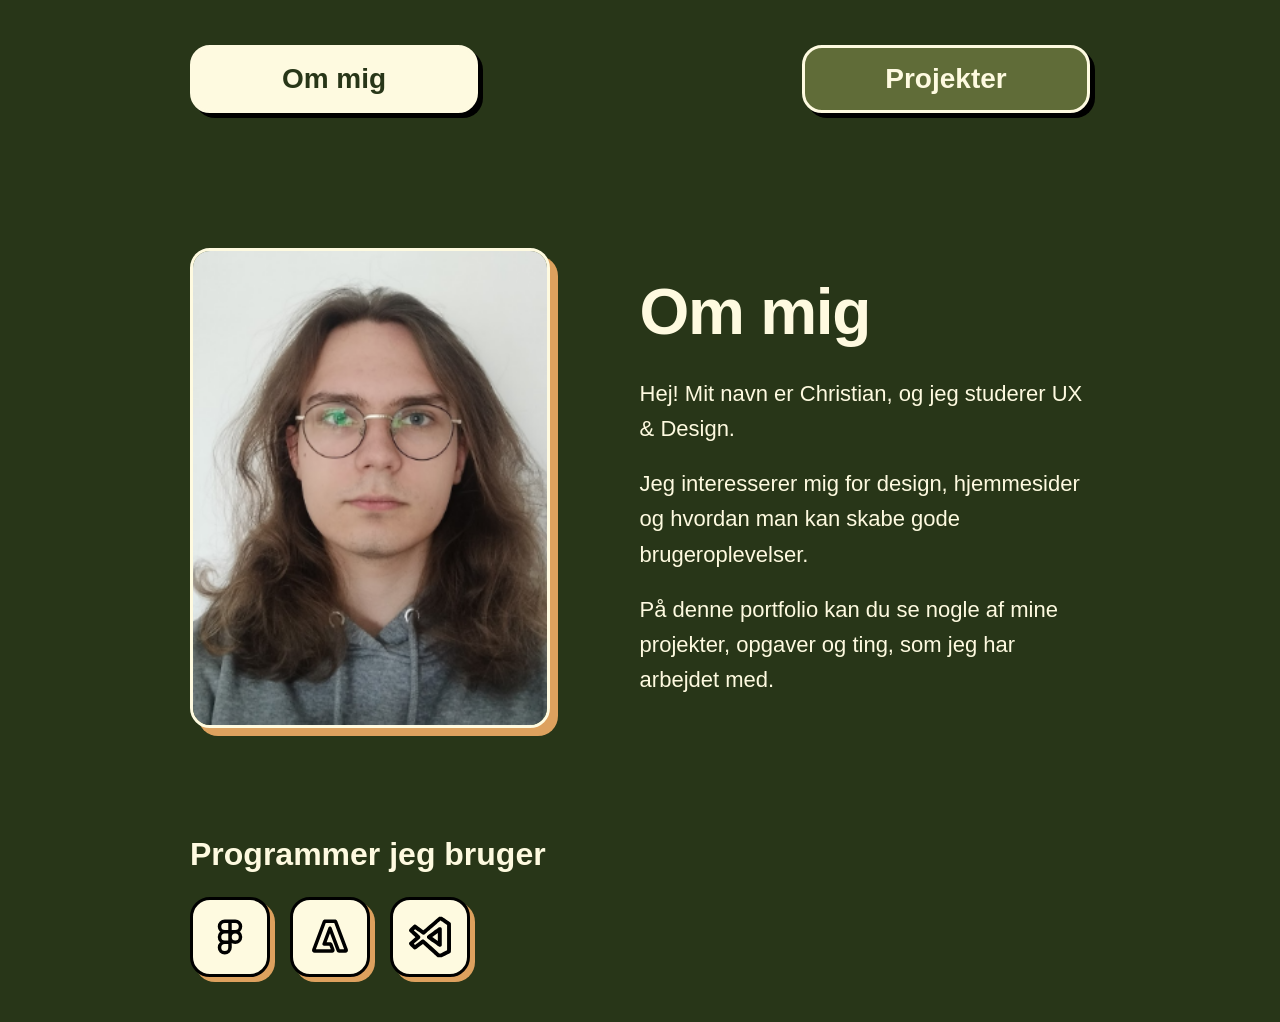
<file: index.html>
<!DOCTYPE html>
<html lang="da">
<head>
    <meta charset="UTF-8">
    <meta name="viewport" content="width=device-width, initial-scale=1.0">
   
    <title>Om mig</title>

    <link rel="stylesheet" href="assests/css/style.css">
</head>

<body>

    <main class="page">

        <nav class="navbar">
    <a href="index.html" class="nav-button" aria-current="page">Om mig</a>
    <a href="projekter.html" class="nav-button">Projekter</a>
        </nav>

        <section class="about">

            <div class="profile-image">
                <img src="assests/img/mii.png" alt="Billede af mig">
            </div>

            <div class="about-text">
                <h1>Om mig</h1>

                <p>
                    Hej! Mit navn er Christian, og jeg studerer UX & Design.
                </p>

                <p>
                    Jeg interesserer mig for design, hjemmesider og
                    hvordan man kan skabe gode brugeroplevelser.
                </p>

                <p>
                    På denne portfolio kan du se nogle af mine projekter,
                    opgaver og ting, som jeg har arbejdet med.
                </p>
            </div>

        </section>

                </section>

        <section class="tools">
            <h2>Programmer jeg bruger</h2>

            <ul class="tool-list">
                <li class="tool" tabindex="0"
                data-tooltip="Bruger jeg til wireframes og prototyper.">
                <img src="assests/img/figma-logo.svg" alt="Figma">
            </li>
            <li class="tool" tabindex="0"
                data-tooltip="Billedredigering og grafik.">
                <img src="assests/img/adobe-logo.svg" alt="adobe">
            </li>
            <li class="tool" tabindex="0"
                data-tooltip="vscode.">
            <img src="assests/img/vscode-logo.svg" alt="vscode">
            </li>
            <!-- Copy a <li> to add another -->
    </ul>

        </section>

    </main>

    </main>

</body>
</html>
</file>
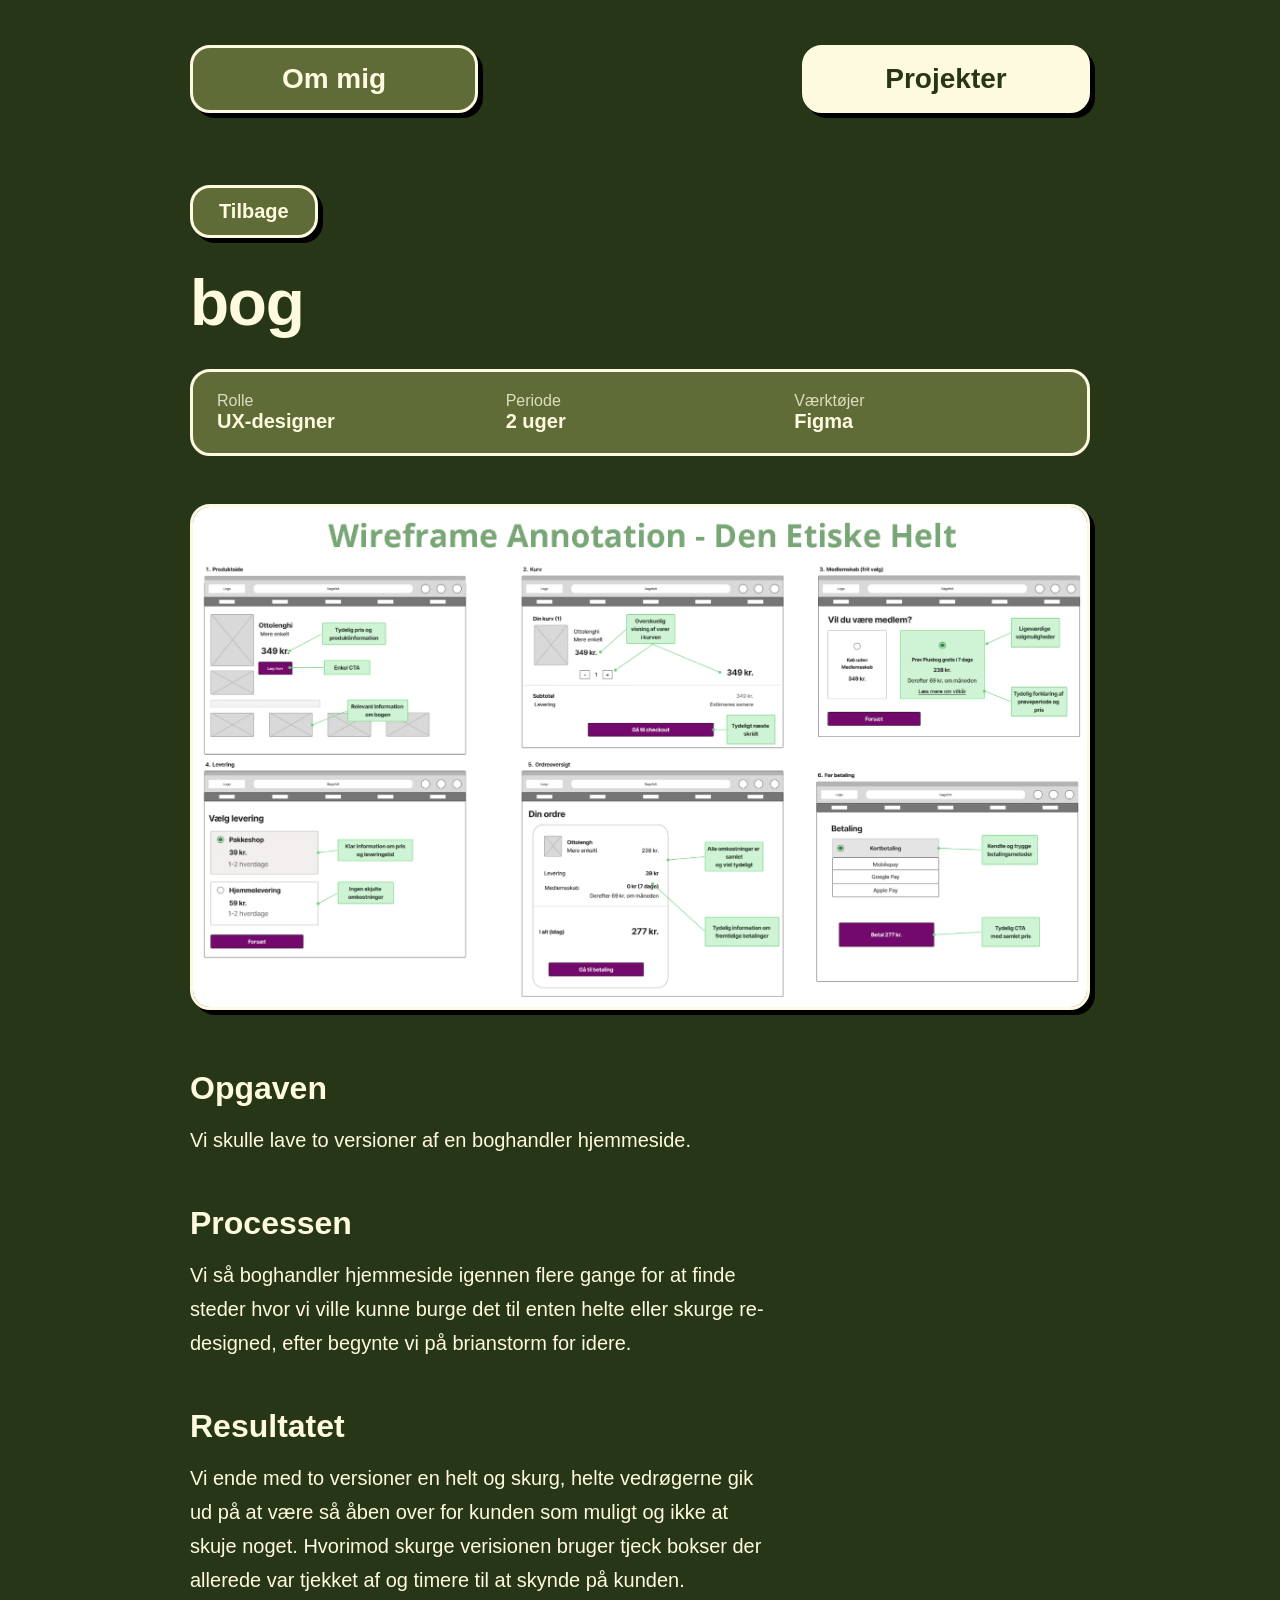
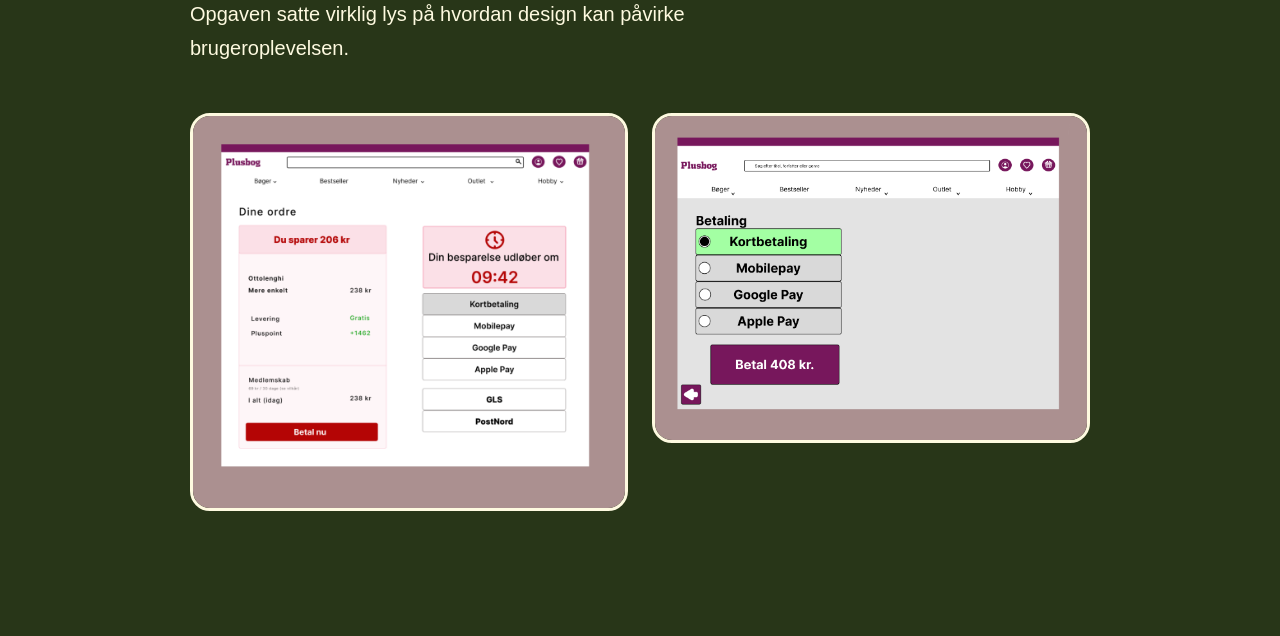
<file: bog.html>
<!DOCTYPE html>
<html lang="da">
<head>
    <meta charset="UTF-8">
    <meta name="viewport" content="width=device-width, initial-scale=1.0">

    <title>Sustainable UX design</title>

    <link rel="stylesheet" href="assests/css/style.css">
</head>

<body>

    <main class="page">

        <nav class="navbar">
            <a href="index.html" class="nav-button">Om mig</a>
            <a href="projekter.html" class="nav-button" aria-current="page">Projekter</a>
        </nav>

        <article class="project-page">

            <a href="projekter.html" class="back-link">Tilbage</a>

            <h1>bog</h1>

            <dl class="project-meta">
                <div>
                    <dt>Rolle</dt>
                    <dd>UX-designer</dd>
                </div>
                <div>
                    <dt>Periode</dt>
                    <dd>2 uger</dd>
                </div>
                <div>
                    <dt>Værktøjer</dt>
                    <dd>Figma</dd>
                </div>
            </dl>

            <div class="project-hero">
                <img src="assests/img/wire-bog.png" alt="Projekt 5">
            </div>

            <section class="project-section">
                <h2>Opgaven</h2>
                <p>Vi skulle lave to versioner af en boghandler hjemmeside.</p>
            </section>

            <section class="project-section">
                <h2>Processen</h2>
                <p>
                    Vi så boghandler hjemmeside igennen flere gange for at finde steder hvor vi ville kunne burge det til enten helte eller skurge re-designed,
                    efter begynte vi på brianstorm for idere.
                </p>
            </section>

            <section class="project-section">
                <h2>Resultatet</h2>
                <p>
                    Vi ende med to versioner en helt og skurg, helte vedrøgerne gik ud på at være så åben over for kunden som muligt og ikke at skuje noget.
                    Hvorimod skurge verisionen bruger tjeck bokser der allerede var tjekket af og timere til at skynde på kunden.
                    Opgaven satte virklig lys på hvordan design kan påvirke brugeroplevelsen.
                </p>

            </section>

            <div class="project-gallery">
                <img src="assests/img/dark-bog.png" alt="Beskriv billedet">
                <img src="assests/img/light-bog.png" alt="Beskriv billedet">
            </div>

        </article>

    </main>

</body>
</html>
</file>
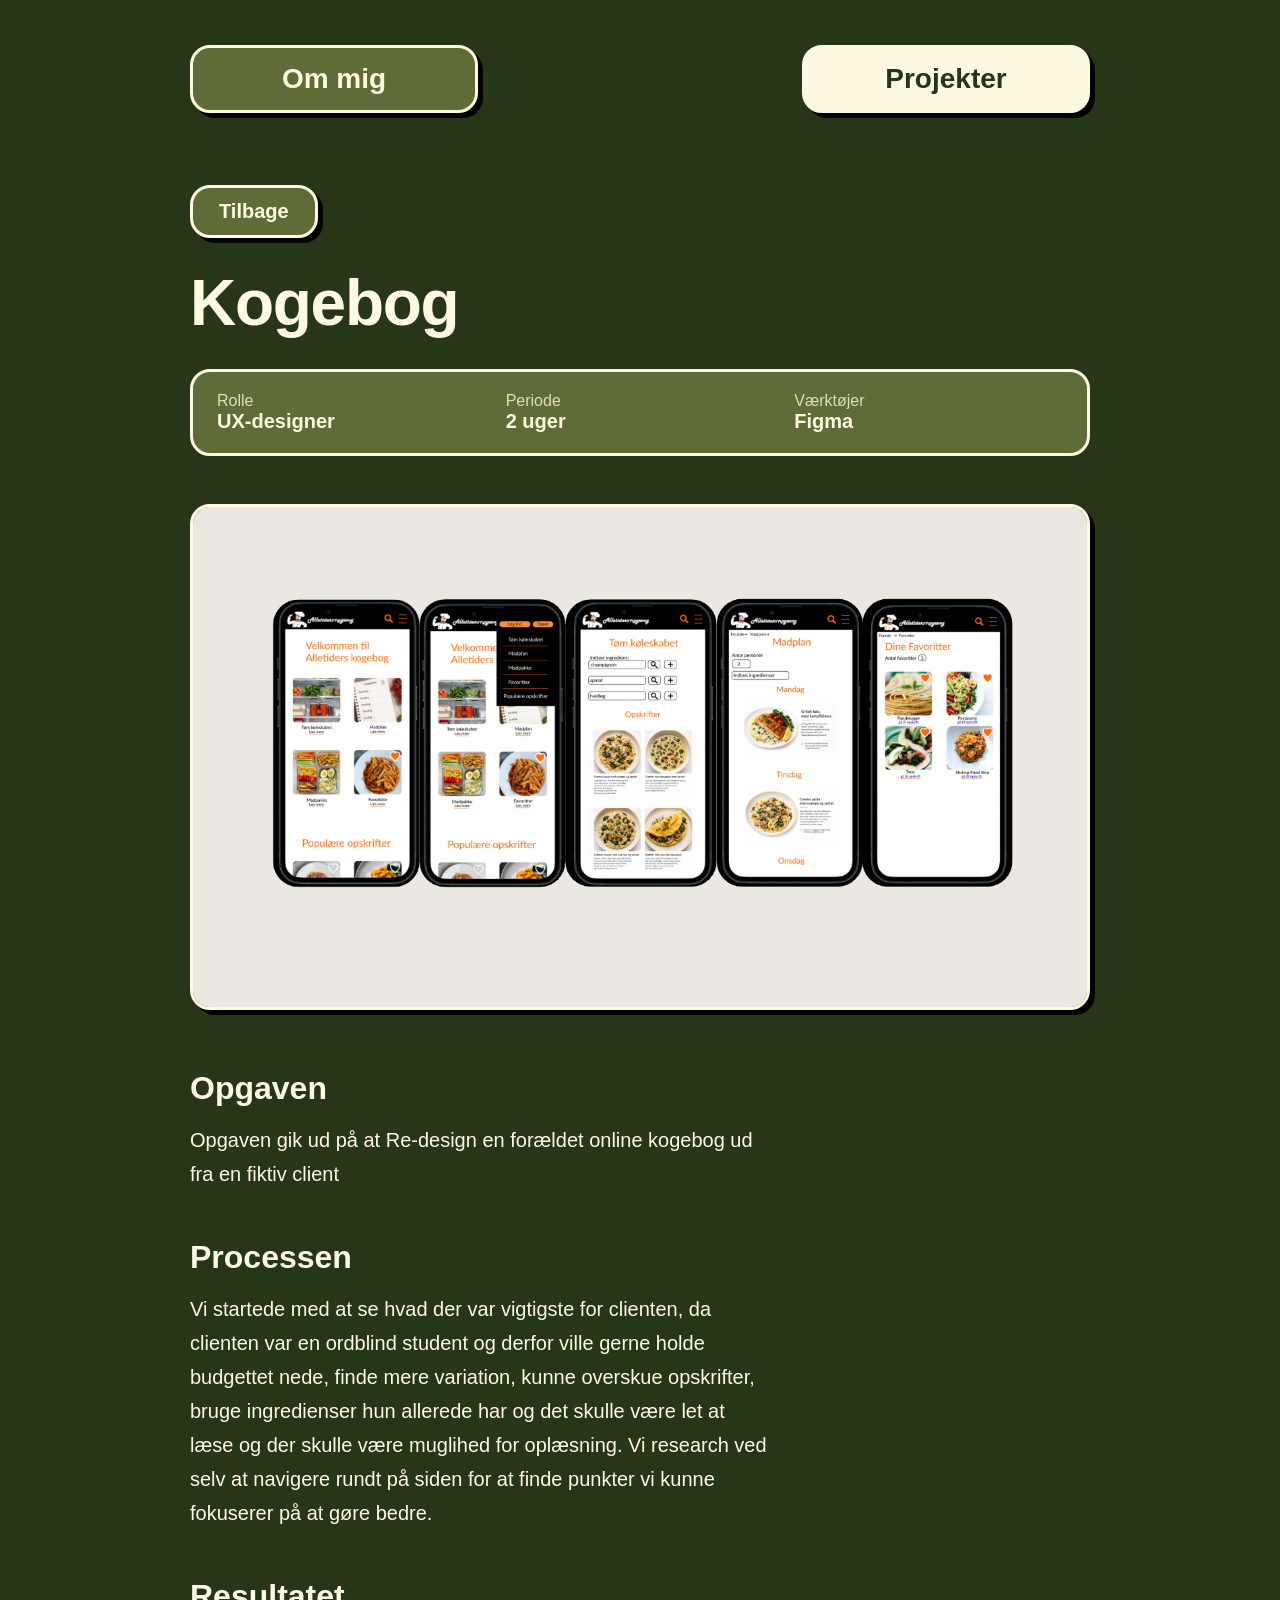
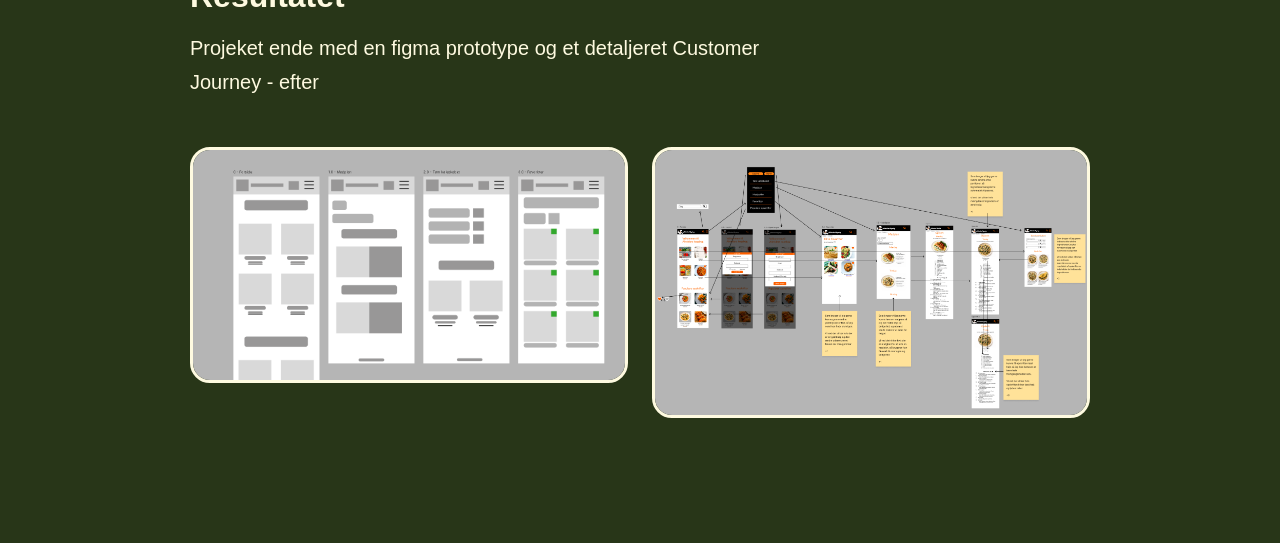
<file: kogebog.html>
<!DOCTYPE html>
<html lang="da">
<head>
    <meta charset="UTF-8">
    <meta name="viewport" content="width=device-width, initial-scale=1.0">

    <title>Sustainable UX design</title>

    <link rel="stylesheet" href="assests/css/style.css">
</head>

<body>

    <main class="page">

        <nav class="navbar">
            <a href="index.html" class="nav-button">Om mig</a>
            <a href="projekter.html" class="nav-button" aria-current="page">Projekter</a>
        </nav>

        <article class="project-page">

            <a href="projekter.html" class="back-link">Tilbage</a>

            <h1>Kogebog</h1>

            <dl class="project-meta">
                <div>
                    <dt>Rolle</dt>
                    <dd>UX-designer</dd>
                </div>
                <div>
                    <dt>Periode</dt>
                    <dd>2 uger</dd>
                </div>
                <div>
                    <dt>Værktøjer</dt>
                    <dd>Figma</dd>
                </div>
            </dl>

            <div class="project-hero">
                <img src="assests/img/pro-kogebog.png" alt="Projekt 5">
            </div>

            <section class="project-section">
                <h2>Opgaven</h2>
                <p>Opgaven gik ud på at Re-design en forældet online kogebog ud fra en fiktiv client</p>
            </section>

            <section class="project-section">
                <h2>Processen</h2>
                <p>
                    Vi startede med at se hvad der var vigtigste for clienten, da clienten var en ordblind student og derfor ville
                    gerne holde budgettet nede, finde mere variation, kunne overskue opskrifter, bruge ingredienser hun allerede har og det skulle være let at læse og der skulle være muglihed for oplæsning.
                    Vi research ved selv at navigere rundt på siden for at finde punkter vi kunne fokuserer på at gøre bedre.
                </p>

            </section>

            <section class="project-section">
                <h2>Resultatet</h2>
                <p>Projeket ende med en figma prototype og et detaljeret Customer Journey - efter</p>
            </section>

            <div class="project-gallery">
                <img src="assests/img/wire-box-kogebog.png" alt="Beskriv billedet">
                <img src="assests/img/wire-kogebog.png" alt="Beskriv billedet">
            </div>

        </article>

    </main>

</body>
</html>
</file>
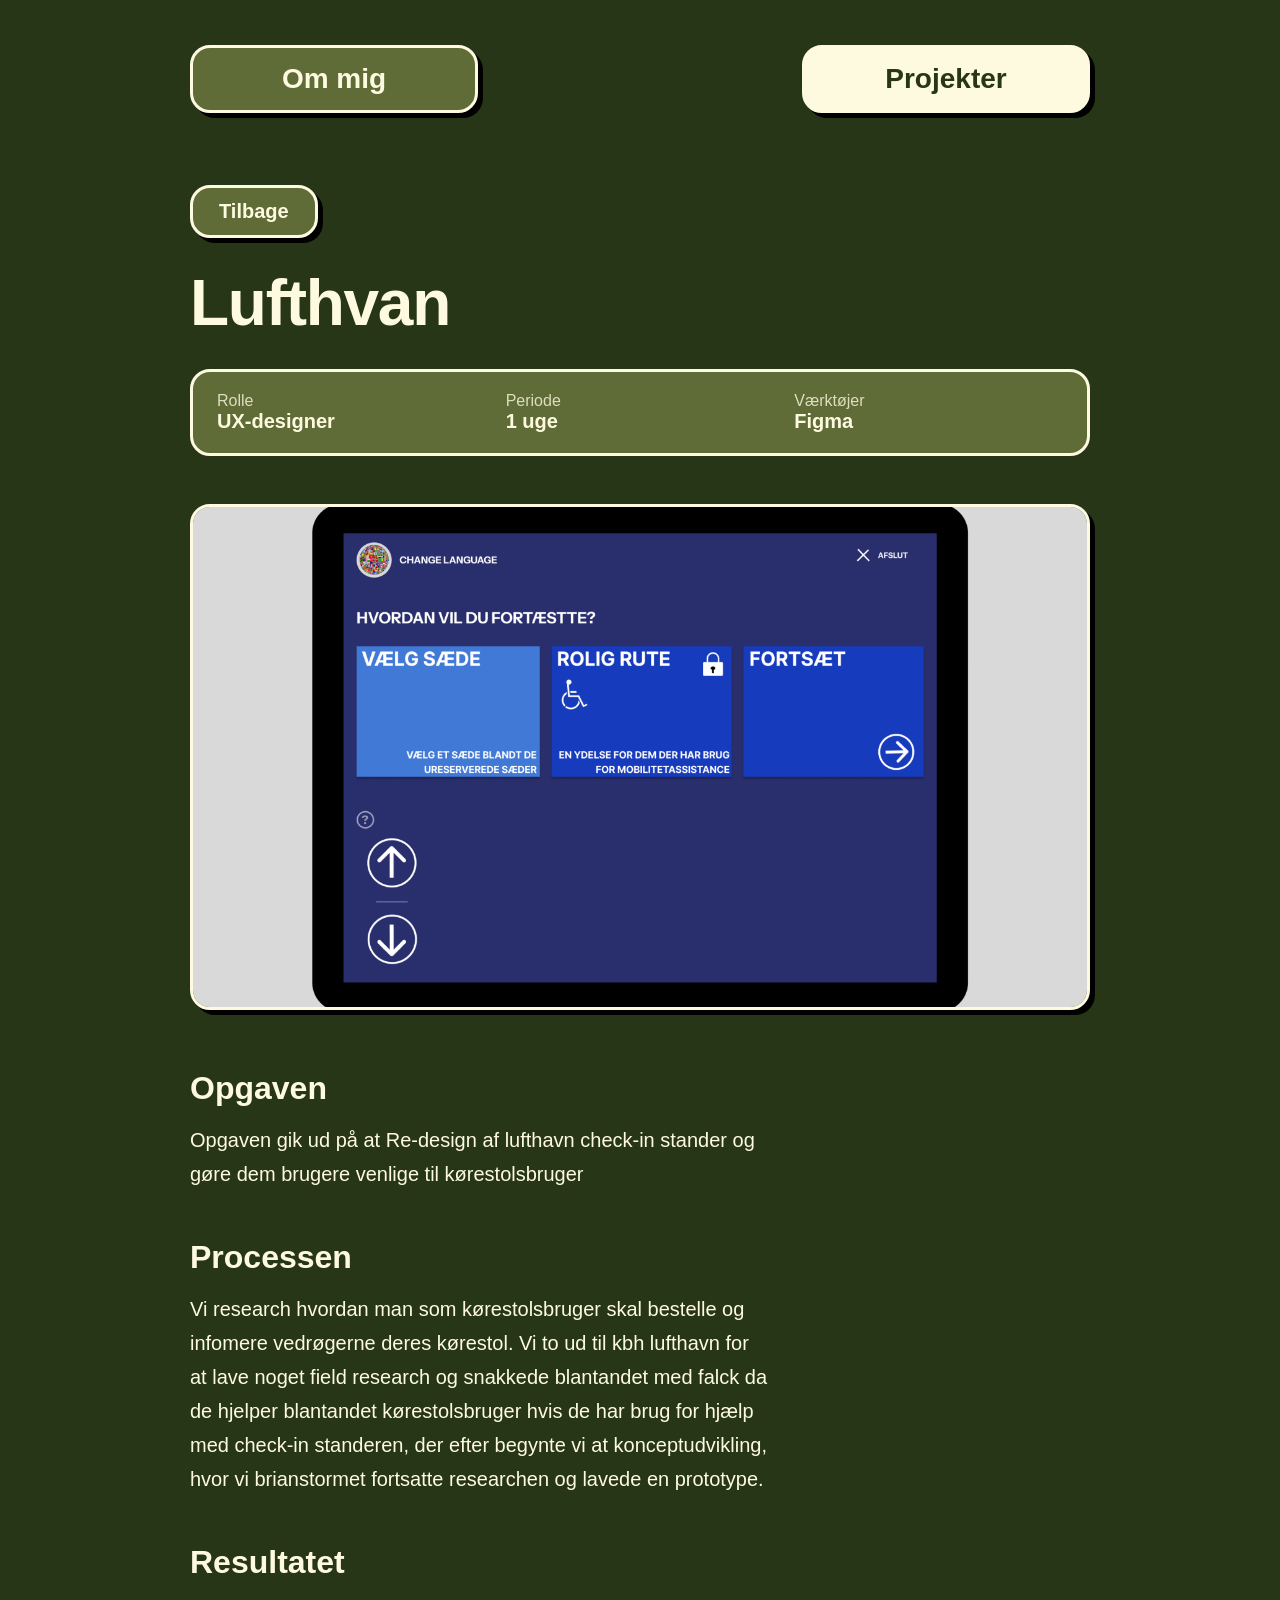
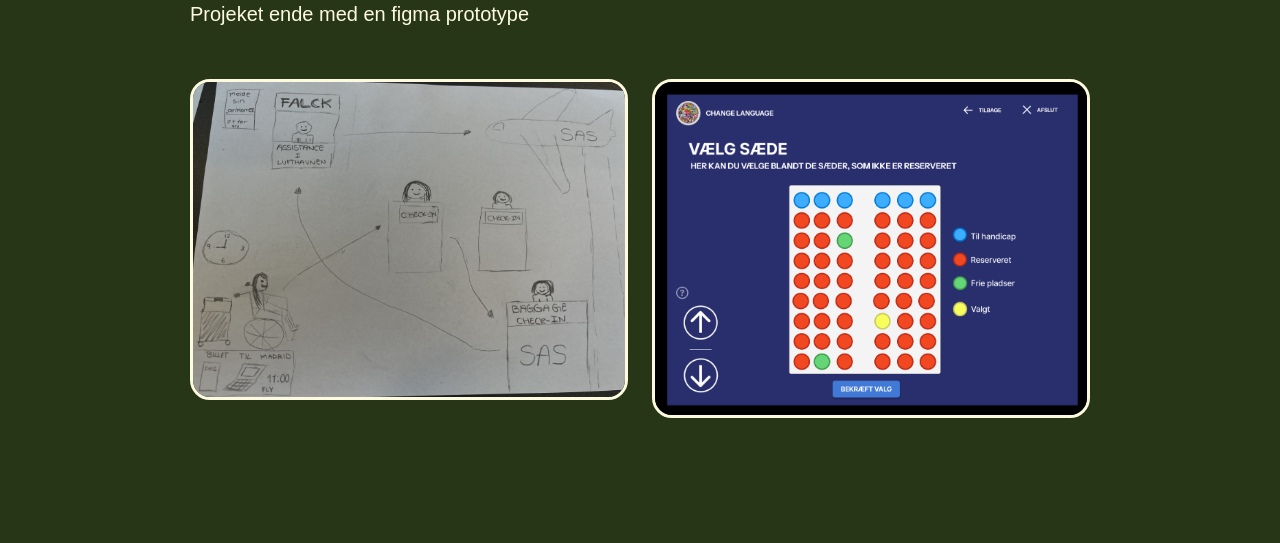
<file: lufthavn.html>
<!DOCTYPE html>
<html lang="da">
<head>
    <meta charset="UTF-8">
    <meta name="viewport" content="width=device-width, initial-scale=1.0">

    <title>Sustainable UX design</title>

    <!-- Same font links as your other pages go here -->
    <link rel="stylesheet" href="assests/css/style.css">
</head>

<body>

    <main class="page">

        <nav class="navbar">
            <a href="index.html" class="nav-button">Om mig</a>
            <a href="projekter.html" class="nav-button" aria-current="page">Projekter</a>
        </nav>

        <article class="project-page">

            <a href="projekter.html" class="back-link">Tilbage</a>

            <h1>Lufthvan</h1>

            <!-- Quick facts -->
            <dl class="project-meta">
                <div>
                    <dt>Rolle</dt>
                    <dd>UX-designer</dd>
                </div>
                <div>
                    <dt>Periode</dt>
                    <dd>1 uge</dd>
                </div>
                <div>
                    <dt>Værktøjer</dt>
                    <dd>Figma</dd>
                </div>
            </dl>

            <div class="project-hero">
                <img src="assests/img/images-lufthvan.png" alt="Projekt 5">
            </div>

            <section class="project-section">
                <h2>Opgaven</h2>
                <p>Opgaven gik ud på at Re-design af lufthavn check-in stander og gøre dem brugere venlige til kørestolsbruger</p>
            </section>

            <section class="project-section">
                <h2>Processen</h2>
                <p>
                    Vi research hvordan man som kørestolsbruger skal bestelle og infomere vedrøgerne deres kørestol.
                    Vi to ud til kbh lufthavn for at lave noget field research og snakkede blantandet med falck da de hjelper blantandet kørestolsbruger hvis de har brug for hjælp med check-in standeren,
                    der efter begynte vi at konceptudvikling, hvor vi brianstormet fortsatte researchen og lavede en prototype.
                </p>
           
            </section>

            <section class="project-section">
                <h2>Resultatet</h2>
                <p>Projeket ende med en figma prototype</p>
            </section>

            <!-- Extra images (optional). Copy a <img> line to add more -->
            <div class="project-gallery">
                <img src="assests/img/draw-lufthavn.png" alt="skitse">
                <img src="assests/img/pro-lufthavn.png" alt="Billede af figna prototype som viser siddepladser reservering i et fly">
            </div>

        </article>

    </main>

</body>
</html>
</file>
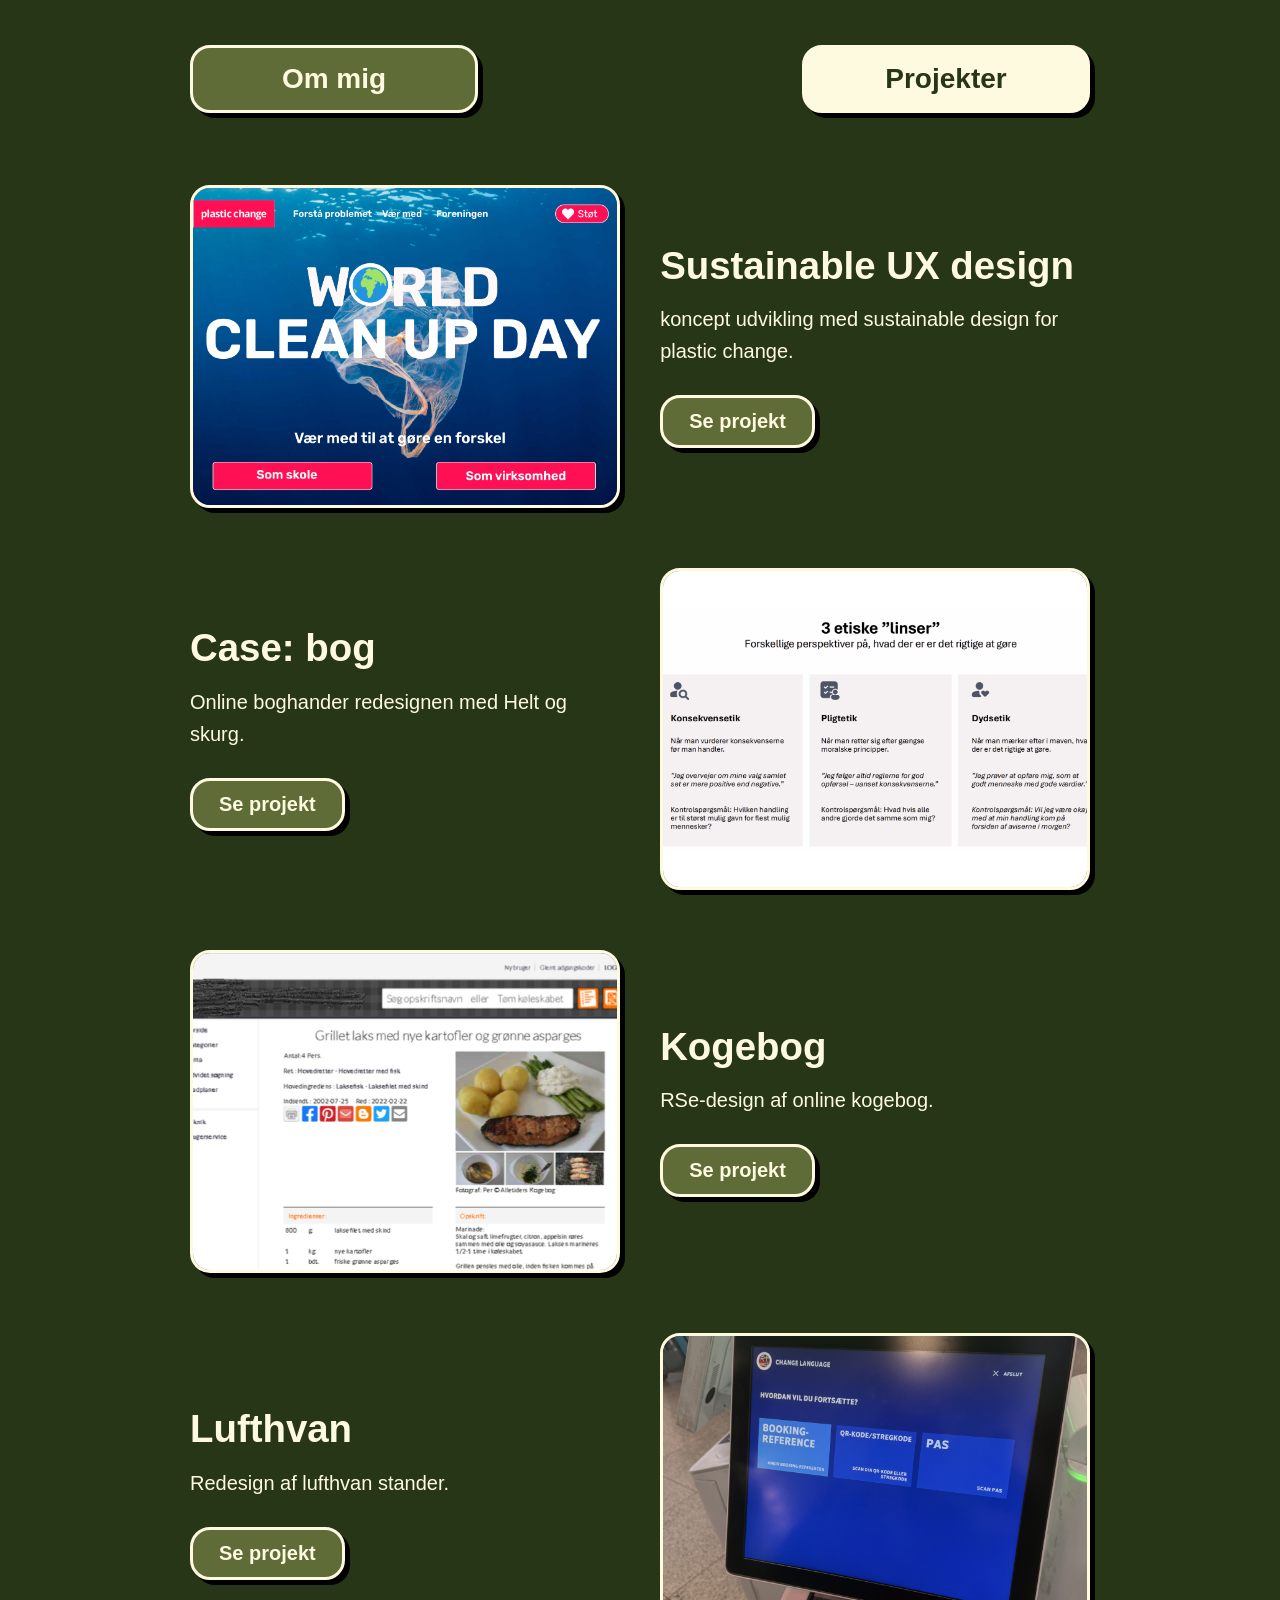
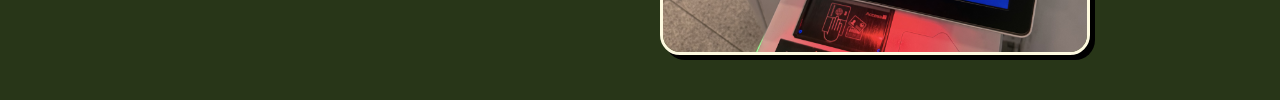
<file: projekter.html>
<!DOCTYPE html>
<html lang="da">
<head>
    <meta charset="UTF-8">
    <meta name="viewport" content="width=device-width, initial-scale=1.0">

    <title>Projekter</title>

    <link rel="stylesheet" href="assests/css/style.css">
</head>

<body>

    <main class="page">

        <nav class="navbar">
    <a href="index.html" class="nav-button">Om mig</a>
    <a href="projekter.html" class="nav-button" aria-current="page">Projekter</a>
        </nav>


        <section class="projects">

            <article class="project">

                <div class="project-image">
                    <img src="assests/img/Fp-PC.png" alt="Projekt 5">
                </div>

                <div class="project-text">
                    <h2>Sustainable UX design</h2>

                    <p>
                        koncept udvikling med sustainable design for plastic change.
                    </p>

                    <a href="sustainableuxdesign.html" class="project-link">Se projekt</a>

                    </a>
                </div>

            </article>


            <article class="project">

                <div class="project-image">
                    <img src="assests/img/etik.png" alt="Projekt 4">
                </div>

                <div class="project-text">
                    <h2>Case: bog</h2>

                    <p>
                        Online boghander redesignen med Helt og skurg.
                    </p>

                    <a href="bog.html" class="project-link">
                        Se projekt
                    </a>
                </div>

            </article>


            <article class="project">

                <div class="project-image">
                    <img src="assests/img/kogebog.png" alt="Projekt 2">
                </div>

                <div class="project-text">
                    <h2>Kogebog</h2>

                    <p>
                        RSe-design af online kogebog.
                    </p>

                    <a href="kogebog.html" class="project-link">
                        Se projekt
                    </a>
                </div>

            </article>

            <article class="project">

                <div class="project-image">
                    <img src="assests/img/check-in.png" alt="Projekt 1">
                </div>

                <div class="project-text">
                    <h2>Lufthvan</h2>

                    <p>
                        Redesign af lufthvan stander.
                    </p>

                    <a href="lufthavn.html" class="project-link">
                        Se projekt
                    </a>
                </div>

            </article>

        </section>

    </main>

</body>
</html>
</file>
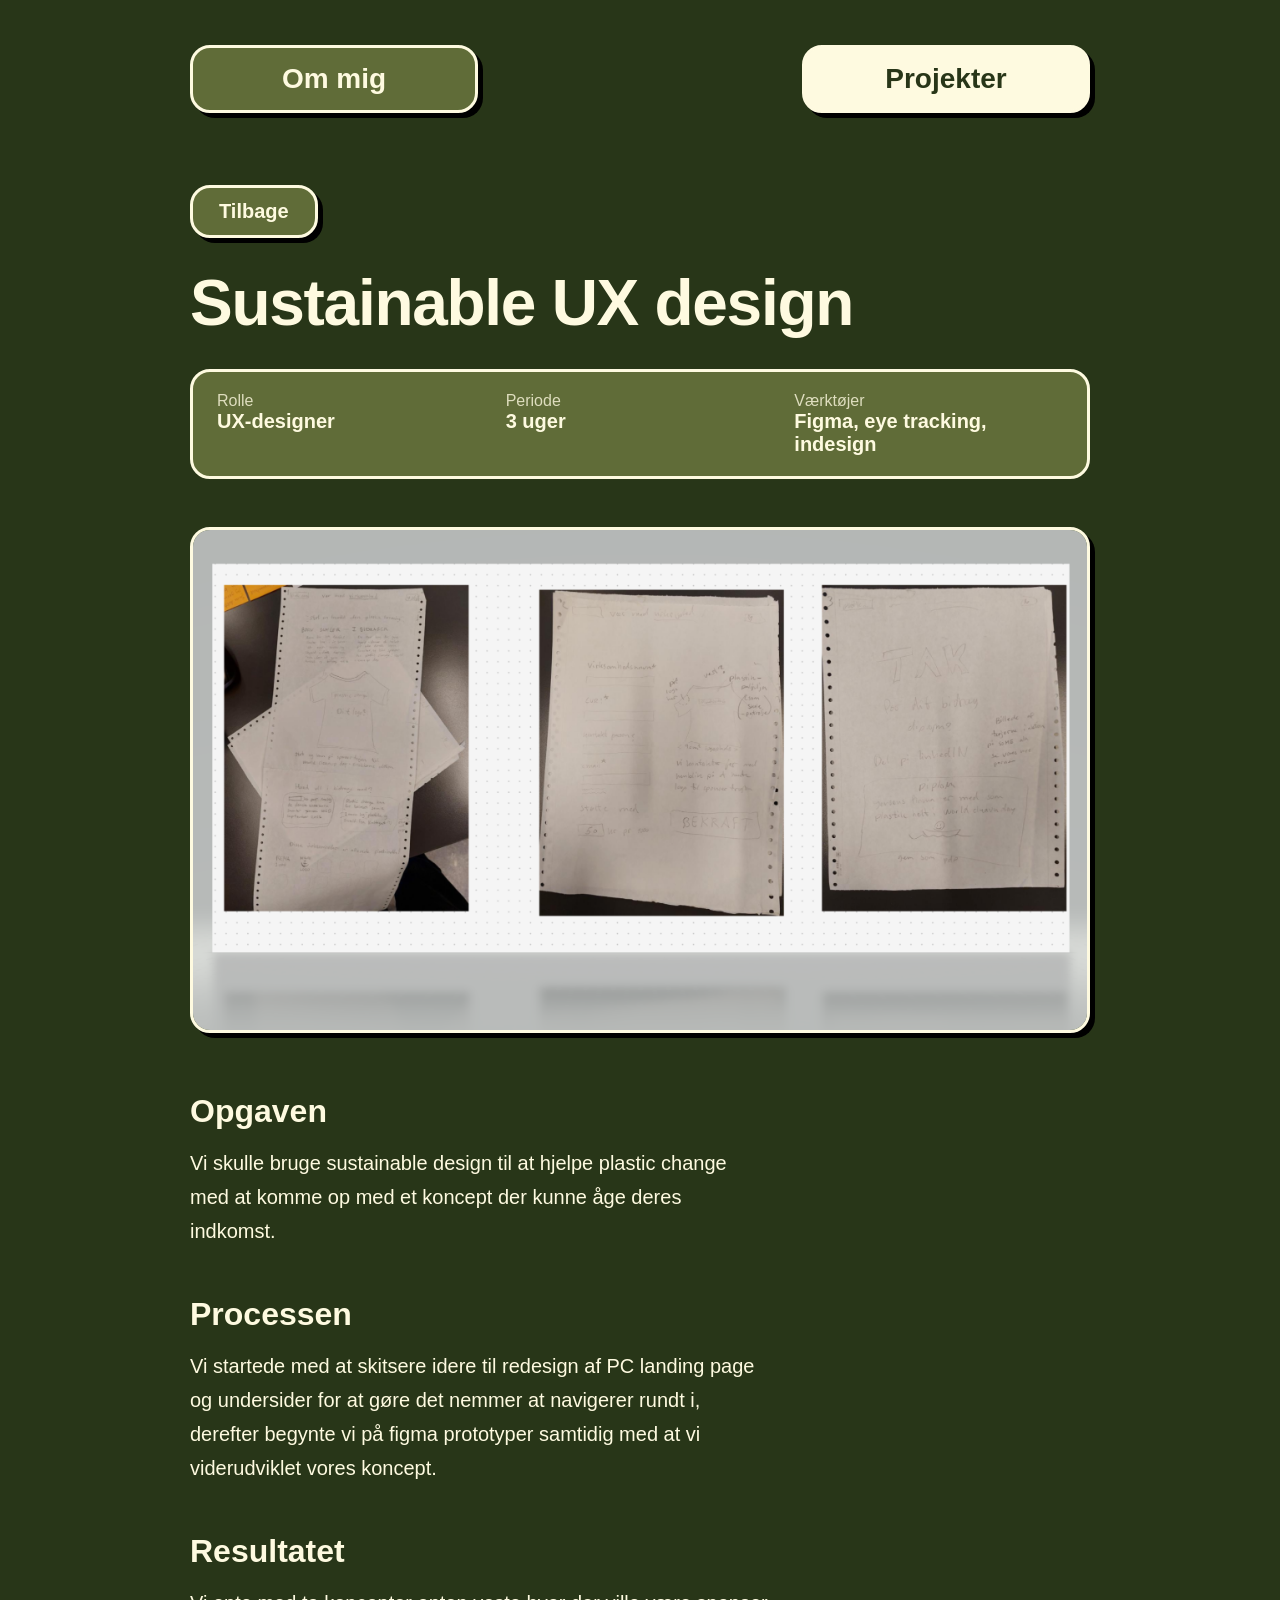
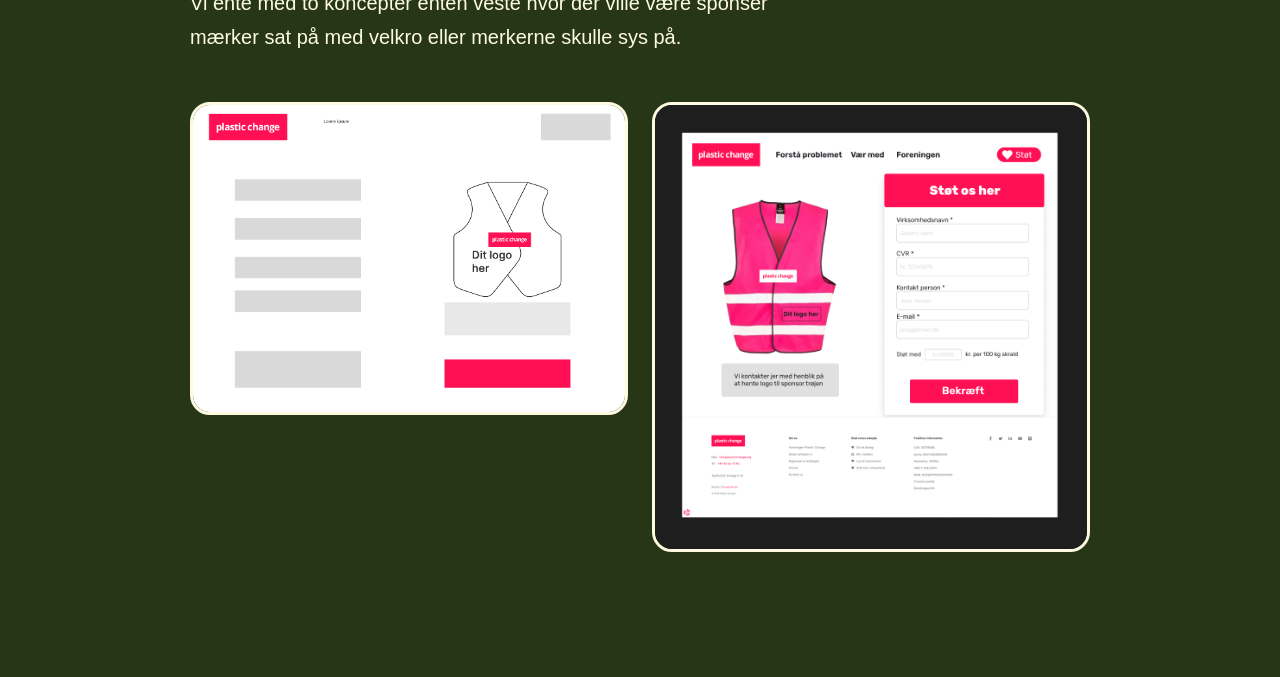
<file: sustainableuxdesign.html>
<!DOCTYPE html>
<html lang="da">
<head>
    <meta charset="UTF-8">
    <meta name="viewport" content="width=device-width, initial-scale=1.0">

    <title>Sustainable UX design</title>

    <!-- Same font links as your other pages go here -->
    <link rel="stylesheet" href="assests/css/style.css">
</head>

<body>

    <main class="page">

        <nav class="navbar">
            <a href="index.html" class="nav-button">Om mig</a>
            <a href="projekter.html" class="nav-button" aria-current="page">Projekter</a>
        </nav>

        <article class="project-page">

            <a href="projekter.html" class="back-link">Tilbage</a>

            <h1>Sustainable UX design</h1>

            <!-- Quick facts -->
            <dl class="project-meta">
                <div>
                    <dt>Rolle</dt>
                    <dd>UX-designer</dd>
                </div>
                <div>
                    <dt>Periode</dt>
                    <dd>3 uger</dd>
                </div>
                <div>
                    <dt>Værktøjer</dt>
                    <dd>Figma, eye tracking, indesign</dd>
                </div>
            </dl>

            <div class="project-hero">
                <img src="assests/img/sketch-vest.png" alt="Projekt 5">
            </div>

            <section class="project-section">
                <h2>Opgaven</h2>
                <p>Vi skulle bruge sustainable design til at hjelpe plastic change med at komme op med et koncept der kunne åge deres indkomst.</p>
            </section>

            <section class="project-section">
                <h2>Processen</h2>
                <p>
                    Vi startede med at skitsere idere til redesign af PC landing page og undersider for at gøre det nemmer at navigerer rundt i,
                    derefter begynte vi på figma prototyper samtidig med at vi viderudviklet vores koncept.
                </p>
            </section>

            <section class="project-section">
                <h2>Resultatet</h2>
                <p>
                    Vi ente med to koncepter enten veste hvor der ville være sponser mærker sat på med velkro eller merkerne skulle sys på.
                </p>
            </section>

            <!-- Extra images (optional). Copy a <img> line to add more -->
            <div class="project-gallery">
                <img src="assests/img/wire-vest.png" alt="Beskriv billedet">
                <img src="assests/img/vest.png" alt="Beskriv billedet">
            </div>

        </article>

    </main>

</body>
</html>
</file>
<file: assests/css/style.css>
:root {
    --forest: #283618;   /* background */
    --moss:   #606c38;   /* buttons, placeholders */
    --cream:  #FEFAE0;   /* text, borders */
    --ochre:  #DDA15E;   /* hover, focus, links */
    --black:  #000000;   /* hard shadows */

    --radius: 20px;
    --border: 3px solid var(--cream);
    --shadow: 5px 5px 0 var(--black);
    --shadow-pressed: 2px 2px 0 var(--black);

    --font: "Bricolage Grotesque", Arial, sans-serif;
}

* {
    margin: 0;
    padding: 0;
    box-sizing: border-box;
}

body {
    font-family: var(--font);
    background-color: var(--forest);
    color: var(--cream);
}

.page {
    max-width: 1100px;
    min-height: 94vh;
    margin: 25px auto;
    padding: 20px 38px;
}

/* ------------------------------ */
/* navigation                     */
/* ------------------------------ */

.navbar {
    display: flex;
    justify-content: space-between;
    align-items: center;
    gap: 15px;

    max-width: 900px;   /* add */
    margin: 0 auto;     /* add */
}

.nav-button,
.project-link,
.back-link {
    display: flex;
    align-items: center;
    justify-content: center;
    text-align: center;

    border: var(--border);
    border-radius: var(--radius);
    box-shadow: var(--shadow);

    background-color: var(--moss);
    color: var(--cream);
    text-decoration: none;
    font-weight: 600;

    transition: transform 0.15s ease, box-shadow 0.15s ease, background-color 0.15s ease;
}

.nav-button {
    width: 32%;
    padding: 15px 30px;
    font-size: 28px;
}

.nav-button:hover,
.project-link:hover,
.back-link:hover {
    background-color: var(--ochre);
    color: var(--forest);
    transform: translate(3px, 3px);
    box-shadow: var(--shadow-pressed);
}

/* current page */
.nav-button[aria-current="page"] {
    background-color: var(--cream);
    color: var(--forest);
}

a:focus-visible {
    outline: 3px solid var(--ochre);
    outline-offset: 4px;
}

/* ------------------------------ */
/* about page                     */
/* ------------------------------ */

.about {
    display: flex;
    align-items: center;
    gap: clamp(40px, 7vw, 90px);

    max-width: 900px;
    margin: clamp(60px, 15vh, 200px) auto 0;
}

.profile-image {
    width: 40%;
    max-width: 380px;
    aspect-ratio: 3 / 4;

    border: var(--border);
    border-radius: var(--radius);
    box-shadow: 8px 8px 0 var(--ochre);
    background-color: var(--moss);

    overflow: hidden;
}

.profile-image img {
    width: 100%;
    height: 100%;
    object-fit: cover;
}

.about-text {
    flex: 1;
    padding-top: 20px;
}

.about-text h1 {
    font-size: clamp(2.5rem, 5vw, 4rem);
    font-weight: 800;
    line-height: 1.05;
    letter-spacing: -0.02em;
    margin-bottom: 30px;
}

.about-text p {
    max-width: 55ch;
    font-size: 22px;
    line-height: 1.6;
    margin-bottom: 20px;
}

/* ------------------------------ */
/* projects page                  */
/* ------------------------------ */

.projects {
    display: flex;
    flex-direction: column;
    gap: 60px;

    max-width: 900px;
    margin: clamp(40px, 8vh, 90px) auto 0;
}

.project {
    display: flex;
    align-items: center;
    gap: 40px;
}

/* Every second project flips sides */
.project:nth-child(even) {
    flex-direction: row-reverse;
}

.project-image {
    flex: 1 1 50%;
    aspect-ratio: 4 / 3;

    border: var(--border);
    border-radius: var(--radius);
    box-shadow: var(--shadow);
    background-color: var(--moss);

    overflow: hidden;
}

.project-image img {
    width: 100%;
    height: 100%;
    object-fit: cover;
}

.project-text {
    flex: 1 1 50%;
}

.project-text h2 {
    font-size: clamp(1.75rem, 3vw, 2.5rem);
    font-weight: 700;
    line-height: 1.1;
    margin-bottom: 16px;
}

.project-text p {
    max-width: 45ch;
    font-size: 20px;
    line-height: 1.6;
    margin-bottom: 28px;
}

.project-link {
    display: inline-flex;
    padding: 12px 26px;
    font-size: 20px;
}

/* ------------------------------ */
/* programs                       */
/* ------------------------------ */

.tools {
    max-width: 900px;
    margin: clamp(60px, 12vh, 140px) auto 0;
}

.tools h2 {
    font-size: clamp(1.5rem, 3vw, 2rem);
    font-weight: 700;
    margin-bottom: 24px;
}

.tool-list {
    list-style: none;
    display: flex;
    flex-wrap: wrap;
    gap: 20px;
}

.tool {
    display: flex;
    align-items: center;
    justify-content: center;

    width: 80px;
    height: 80px;
    padding: 16px;

    background-color: var(--cream);
    border: 3px solid var(--black);
    border-radius: var(--radius);
    box-shadow: 5px 5px 0 var(--ochre);
}

.tool img {
    max-width: 100%;
    max-height: 100%;
    object-fit: contain;
}

/* pop-up text on each tile */
.tool {
    position: relative;
    cursor: help;
}

.tool::after {
    content: attr(data-tooltip);

    position: absolute;
    left: 50%;
    bottom: calc(100% + 14px);
    z-index: 10;

    width: max-content;
    max-width: 200px;
    padding: 12px 16px;

    background-color: var(--forest);
    color: var(--cream);
    border: var(--border);
    border-radius: var(--radius);
    box-shadow: var(--shadow);

    font-size: 16px;
    font-weight: 500;
    line-height: 1.4;
    text-align: left;

    opacity: 0;
    transform: translate(-50%, 6px);
    pointer-events: none;
    transition: opacity 0.15s ease, transform 0.15s ease;
}

.tool:hover::after,
.tool:focus-visible::after {
    opacity: 1;
    transform: translate(-50%, 0);
}

.tool:focus-visible {
    outline: 3px solid var(--ochre);
    outline-offset: 4px;
}

/* ------------------------------ */
/* project sub pages              */
/* ------------------------------ */

.project-page {
    max-width: 900px;
    margin: clamp(40px, 8vh, 90px) auto 80px;
}

.back-link {
    display: inline-flex;
    margin-bottom: 32px;
    padding: 12px 26px;
    font-size: 20px;
}

.project-page h1 {
    font-size: clamp(2.5rem, 5vw, 4rem);
    font-weight: 800;
    line-height: 1.05;
    letter-spacing: -0.02em;
    margin-bottom: 32px;
}

/* quick facts box */
.project-meta {
    display: grid;
    grid-template-columns: repeat(auto-fit, minmax(160px, 1fr));
    gap: 20px;

    margin-bottom: 48px;
    padding: 20px 24px;

    border: var(--border);
    border-radius: var(--radius);
    background-color: var(--moss);
}

.project-meta dt {
    font-size: 16px;
    opacity: 0.8;
}

.project-meta dd {
    font-size: 20px;
    font-weight: 700;
}

.project-hero {
    aspect-ratio: 16 / 9;
    margin-bottom: 60px;

    border: var(--border);
    border-radius: var(--radius);
    box-shadow: var(--shadow);
    background-color: var(--moss);

    overflow: hidden;
}

.project-hero img {
    width: 100%;
    height: 100%;
    object-fit: cover;
}

.project-section {
    max-width: 65ch;
    margin-bottom: 48px;
}

.project-section h2 {
    font-size: clamp(1.5rem, 3vw, 2rem);
    font-weight: 700;
    margin-bottom: 16px;
}

.project-section p {
    font-size: 20px;
    line-height: 1.7;
}

.project-gallery {
    display: grid;
    grid-template-columns: repeat(auto-fit, minmax(260px, 1fr));
    gap: 24px;
}

.project-gallery img {
    width: 100%;
    border: var(--border);
    border-radius: var(--radius);
}

/* ------------------------------ */
/* mobile                         */
/* ------------------------------ */

@media (max-width: 768px) {

    .page {
        margin: 15px;
        padding: 15px;
    }

    .nav-button {
        width: 50%;
        padding: 15px;
        font-size: 20px;
    }

    .about {
        flex-direction: column;
        gap: 30px;
        margin-top: 40px;
    }

    .profile-image {
        width: 100%;
        max-width: none;
    }

    .about-text {
        padding-top: 0;
    }

    .about-text p {
        font-size: 18px;
    }

    .projects {
        gap: 50px;
    }

    .project,
    .project:nth-child(even) {
        flex-direction: column;
        align-items: stretch;
        gap: 24px;
    }

    .project-text p {
        font-size: 18px;
    }

    .tool {
        width: 64px;
        height: 64px;
        padding: 12px;
    }

}

/* ------------------------------ */
/* respect reduced motion         */
/* ------------------------------ */

@media (prefers-reduced-motion: reduce) {
    .nav-button,
    .project-link {
        transition: none;
    }
}
</file>
